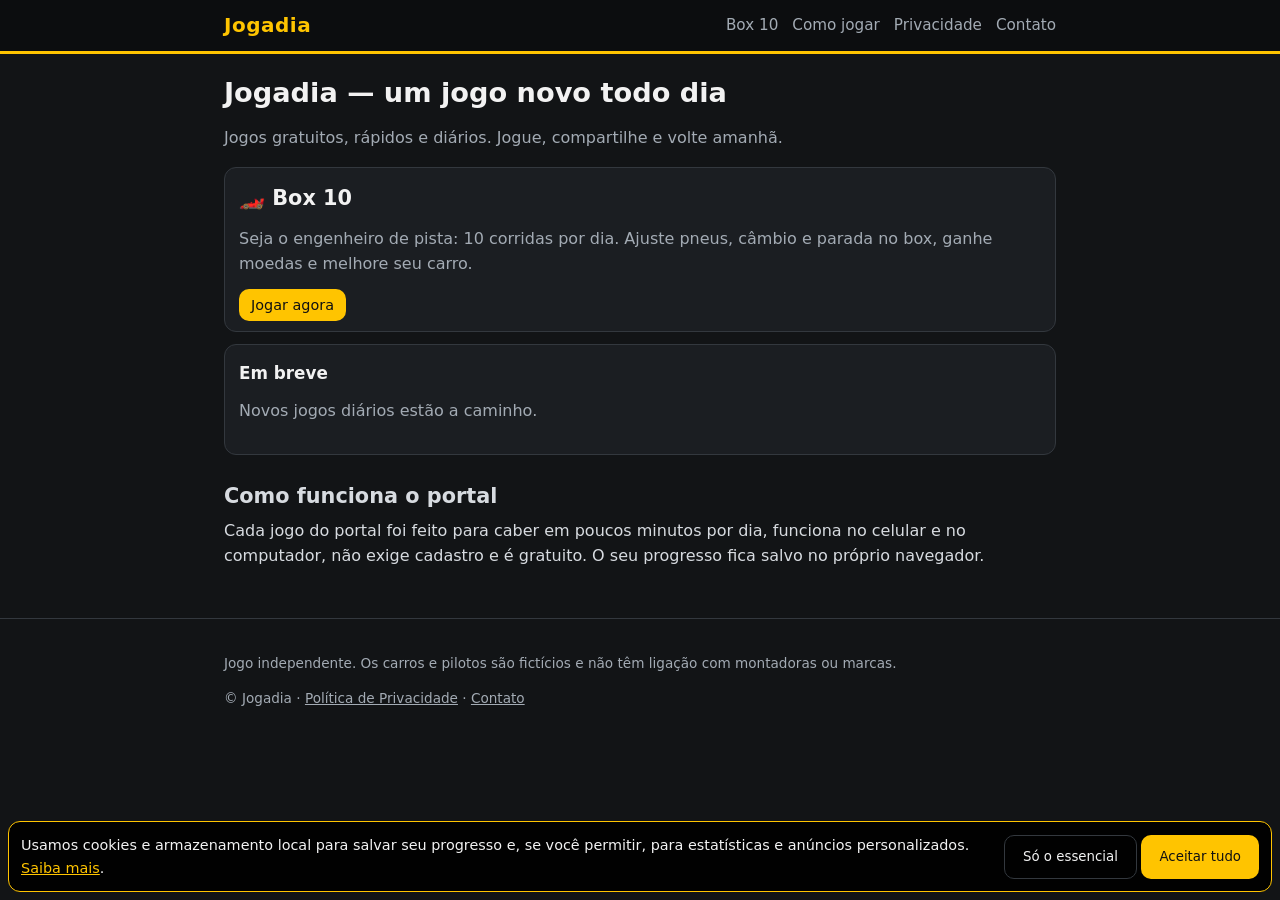
<file: index.html>
<!DOCTYPE html>
<html lang="pt-BR">
<head>
<meta charset="utf-8">
<meta name="viewport" content="width=device-width,initial-scale=1">
<title>Jogadia: jogos diários gratuitos no navegador</title>
<meta name="description" content="Portal de jogos diários gratuitos. Comece pelo Box 10, o jogo de corrida em que você é o engenheiro.">
<link rel="canonical" href="https://jogadia.com.br/">
<link rel="icon" href="assets/img/favicon.svg" type="image/svg+xml">
<meta name="theme-color" content="#0c0d0f">
<meta property="og:type" content="website">
<meta property="og:site_name" content="Jogadia">
<meta property="og:locale" content="pt_BR">
<meta property="og:title" content="Jogadia: jogos diários gratuitos no navegador">
<meta property="og:description" content="Portal de jogos diários gratuitos. Comece pelo Box 10, o jogo de corrida em que você é o engenheiro.">
<meta property="og:url" content="https://jogadia.com.br/">
<meta property="og:image" content="https://jogadia.com.br/assets/img/og.png">
<meta name="twitter:card" content="summary_large_image">
<link rel="stylesheet" href="assets/css/site.css">

</head>
<body>
<header class="site-header"><div class="wrap">
<a class="logo" href="./"><b data-site="NAME">Jogadia</b></a>
<nav class="nav" aria-label="Principal"><a href="box-10/">Box 10</a><a href="box-10/como-jogar/">Como jogar</a><a href="privacidade/">Privacidade</a><a href="contato/">Contato</a></nav>
</div></header>
<main><div class="wrap ">

<h1><span data-site="NAME">Jogadia</span> — um jogo novo todo dia</h1>
<p class="muted">Jogos gratuitos, rápidos e diários. Jogue, compartilhe e volte amanhã.</p>
<a class="card portal-card" href="box-10/">
<div class="row"><div><h2>🏎️ Box 10</h2><p class="muted">Seja o engenheiro de pista: 10 corridas por dia. Ajuste pneus, câmbio e parada no box, ganhe moedas e melhore seu carro.</p><span class="btn btn-sm">Jogar agora</span></div></div>
</a>
<div class="card"><h3>Em breve</h3><p class="muted">Novos jogos diários estão a caminho.</p></div>
<div class="prose"><h2>Como funciona o portal</h2>
<p>Cada jogo do portal foi feito para caber em poucos minutos por dia, funciona no celular e no computador, não exige cadastro e é gratuito. O seu progresso fica salvo no próprio navegador.</p></div>
</div></main>
<footer class="site-footer"><div class="wrap">
<p>Jogo independente. Os carros e pilotos são fictícios e não têm ligação com montadoras ou marcas.</p>
<p>© <span data-site="NAME">Jogadia</span> · <a href="privacidade/">Política de Privacidade</a> · <a href="contato/">Contato</a></p>
</div></footer>
<script src="assets/js/config.js"></script>

<script src="assets/js/site.js"></script>
</body>
</html>
</file>
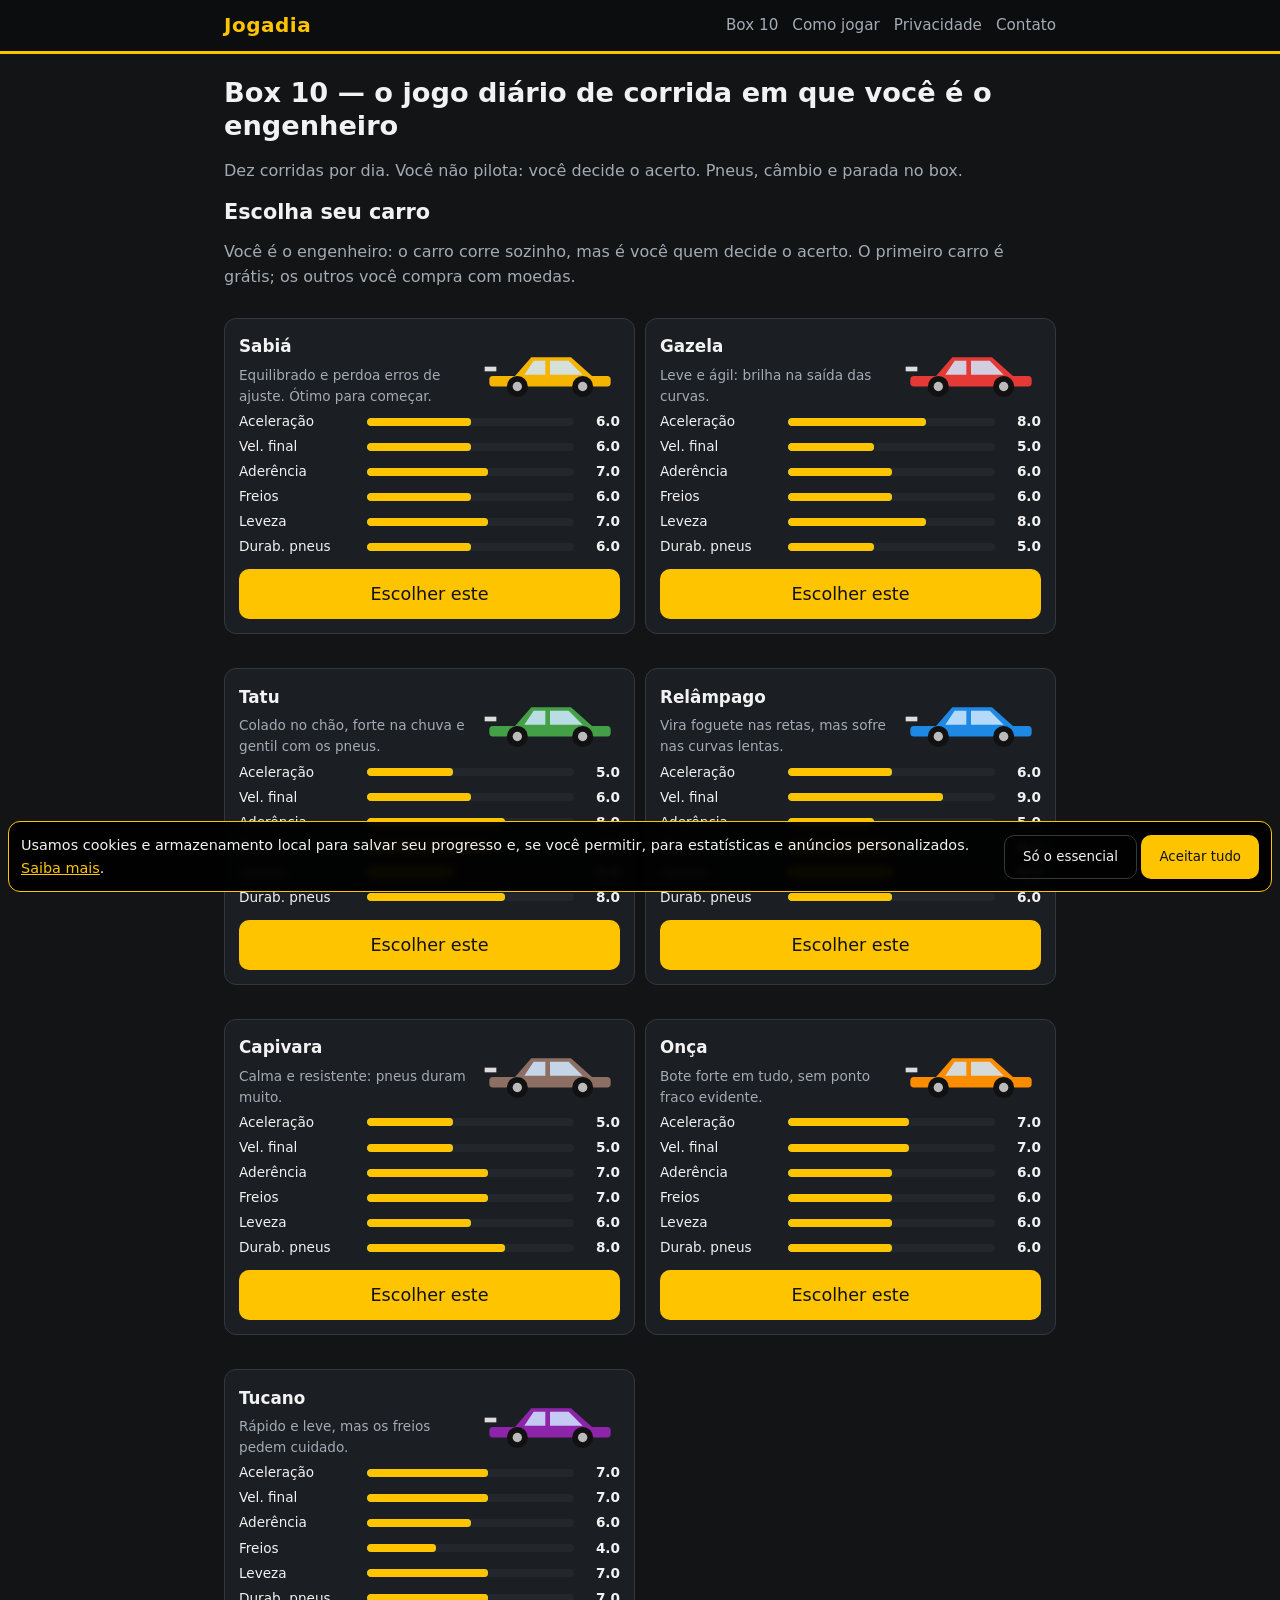
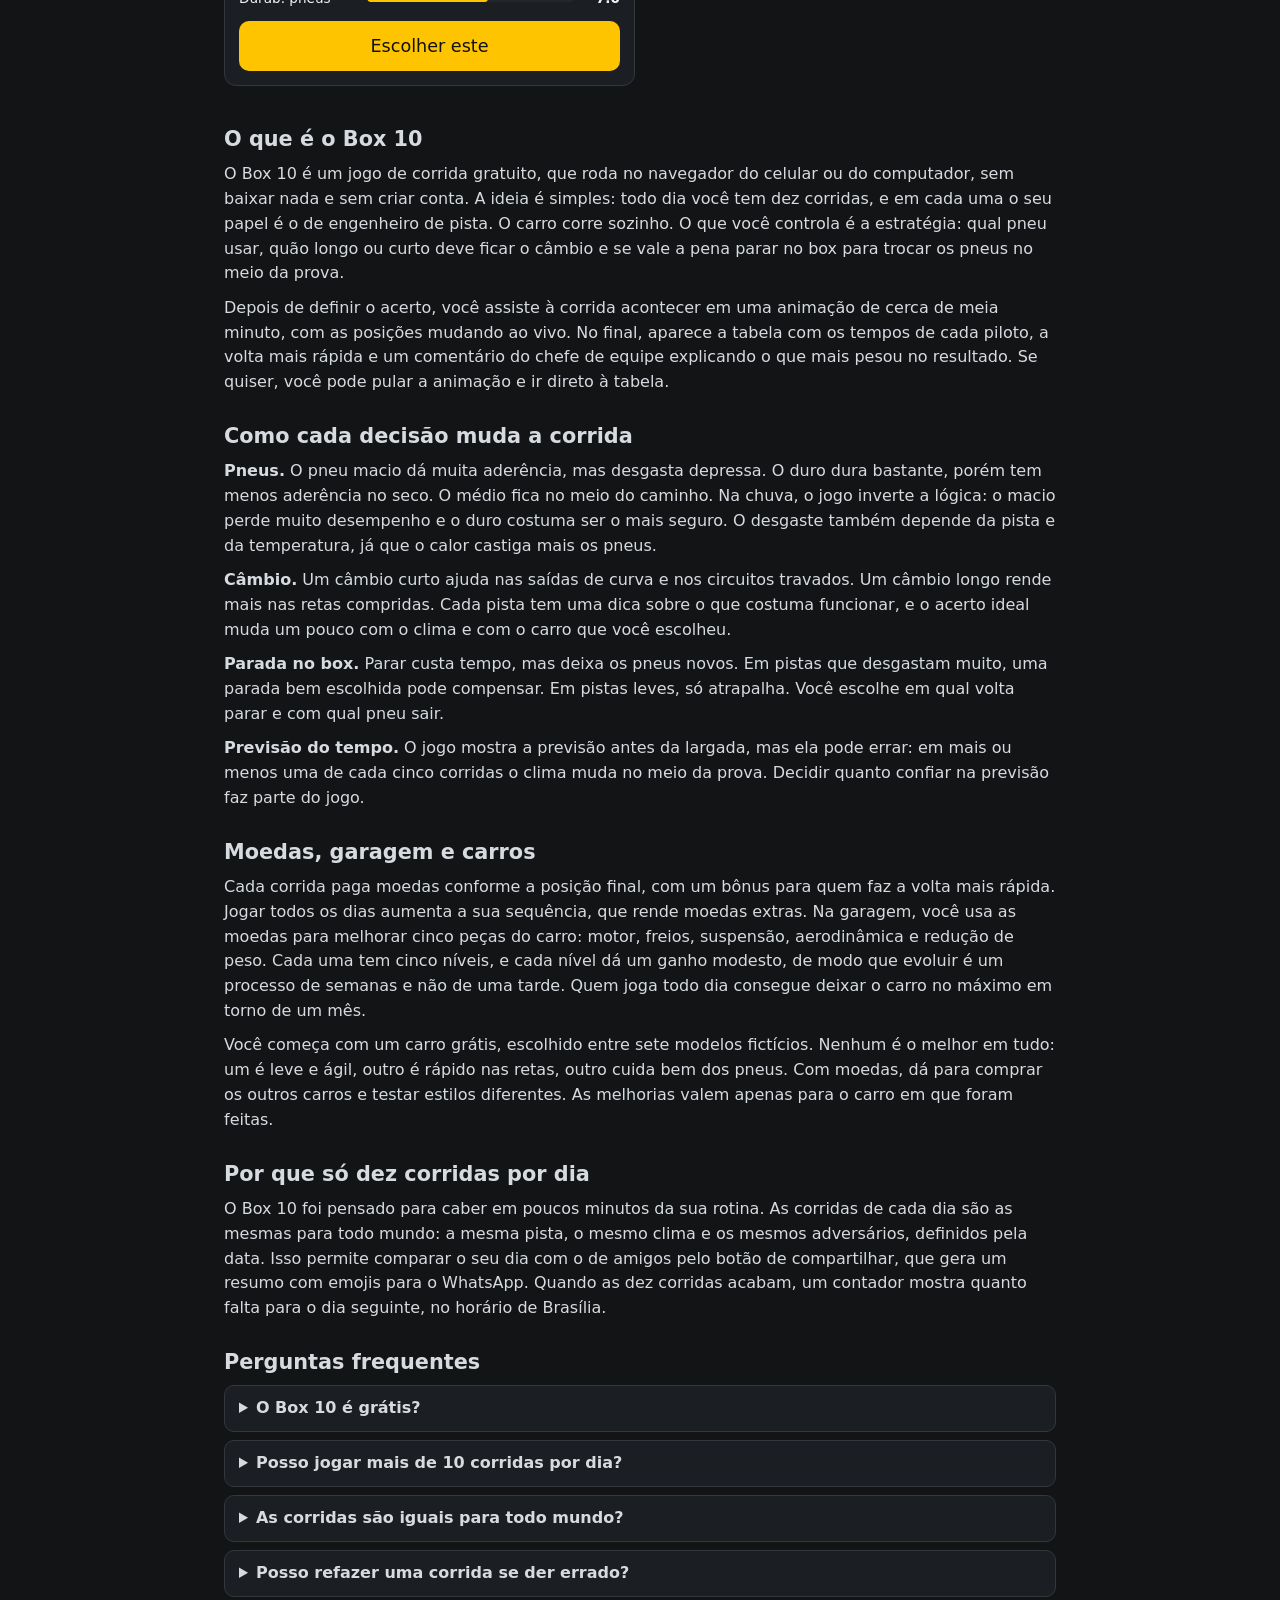
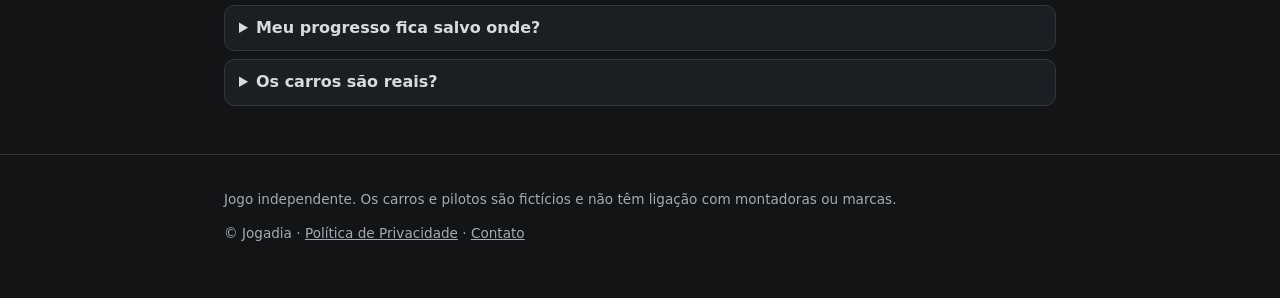
<file: box-10/index.html>
<!DOCTYPE html>
<html lang="pt-BR">
<head>
<meta charset="utf-8">
<meta name="viewport" content="width=device-width,initial-scale=1">
<title>Box 10: jogo diário de corrida em que você é o engenheiro | Jogadia</title>
<meta name="description" content="Jogo de corrida grátis no navegador: 10 corridas por dia, você ajusta pneus, câmbio e box, ganha moedas e melhora o carro. Sem cadastro.">
<link rel="canonical" href="https://jogadia.com.br/box-10/">
<link rel="icon" href="../assets/img/favicon.svg" type="image/svg+xml">
<meta name="theme-color" content="#0c0d0f">
<meta property="og:type" content="website">
<meta property="og:site_name" content="Jogadia">
<meta property="og:locale" content="pt_BR">
<meta property="og:title" content="Box 10: jogo diário de corrida em que você é o engenheiro | Jogadia">
<meta property="og:description" content="Jogo de corrida grátis no navegador: 10 corridas por dia, você ajusta pneus, câmbio e box, ganha moedas e melhora o carro. Sem cadastro.">
<meta property="og:url" content="https://jogadia.com.br/box-10/">
<meta property="og:image" content="https://jogadia.com.br/assets/img/og.png">
<meta name="twitter:card" content="summary_large_image">
<link rel="stylesheet" href="../assets/css/site.css">
<script type="application/ld+json">{"@context": "https://schema.org", "@type": "WebApplication", "name": "Box 10", "applicationCategory": "GameApplication", "operatingSystem": "Qualquer navegador", "inLanguage": "pt-BR", "offers": {"@type": "Offer", "price": "0", "priceCurrency": "BRL"}, "url": "https://jogadia.com.br/box-10/", "description": "Jogo diário de corrida em que você é o engenheiro: ajuste pneus, câmbio e parada no box, ganhe moedas e melhore o carro."}</script>
<script type="application/ld+json">{"@context": "https://schema.org", "@type": "FAQPage", "mainEntity": [{"@type": "Question", "name": "O Box 10 é grátis?", "acceptedAnswer": {"@type": "Answer", "text": "Sim. O jogo é totalmente gratuito, sem cadastro e sem compras. O site pode exibir anúncios para se manter."}}, {"@type": "Question", "name": "Posso jogar mais de 10 corridas por dia?", "acceptedAnswer": {"@type": "Answer", "text": "Não. São 10 corridas por dia, de propósito: o jogo é um hábito diário curto, não uma maratona. As corridas do dia seguinte liberam à meia-noite, no horário de Brasília."}}, {"@type": "Question", "name": "As corridas são iguais para todo mundo?", "acceptedAnswer": {"@type": "Answer", "text": "Sim. Pista, clima, previsão e adversários de cada corrida vêm da data do dia. Quem joga no mesmo dia enfrenta o mesmo desafio e pode comparar o resultado com os amigos."}}, {"@type": "Question", "name": "Posso refazer uma corrida se der errado?", "acceptedAnswer": {"@type": "Answer", "text": "Não. A corrida é salva no momento da largada, então recarregar a página não muda o resultado. É assim que o acerto realmente importa."}}, {"@type": "Question", "name": "Meu progresso fica salvo onde?", "acceptedAnswer": {"@type": "Answer", "text": "No seu próprio navegador (armazenamento local). Não existe conta nem servidor. Se você limpar os dados do navegador ou trocar de aparelho, o progresso não vai junto."}}, {"@type": "Question", "name": "Os carros são reais?", "acceptedAnswer": {"@type": "Answer", "text": "Não. Todos os carros e pilotos são fictícios e não têm ligação com montadoras, marcas ou pessoas reais."}}]}</script>
</head>
<body>
<header class="site-header"><div class="wrap">
<a class="logo" href="../"><b data-site="NAME">Jogadia</b></a>
<nav class="nav" aria-label="Principal"><a href="../box-10/">Box 10</a><a href="../box-10/como-jogar/">Como jogar</a><a href="../privacidade/">Privacidade</a><a href="../contato/">Contato</a></nav>
</div></header>
<main><div class="wrap ">

<h1>Box 10 — o jogo diário de corrida em que você é o engenheiro</h1>
<p class="muted">Dez corridas por dia. Você não pilota: você decide o acerto. Pneus, câmbio e parada no box.</p>
<noscript><div class="card">O Box 10 precisa de JavaScript para funcionar. Ative o JavaScript no seu navegador e recarregue a página.</div></noscript>
<div id="app" aria-live="polite"><p class="muted">Carregando…</p></div>

<section class="prose">
<h2>O que é o Box 10</h2>
<p>O Box 10 é um jogo de corrida gratuito, que roda no navegador do celular ou do computador, sem baixar nada e sem criar conta. A ideia é simples: todo dia você tem dez corridas, e em cada uma o seu papel é o de engenheiro de pista. O carro corre sozinho. O que você controla é a estratégia: qual pneu usar, quão longo ou curto deve ficar o câmbio e se vale a pena parar no box para trocar os pneus no meio da prova.</p>
<p>Depois de definir o acerto, você assiste à corrida acontecer em uma animação de cerca de meia minuto, com as posições mudando ao vivo. No final, aparece a tabela com os tempos de cada piloto, a volta mais rápida e um comentário do chefe de equipe explicando o que mais pesou no resultado. Se quiser, você pode pular a animação e ir direto à tabela.</p>

<h2>Como cada decisão muda a corrida</h2>
<p><strong>Pneus.</strong> O pneu macio dá muita aderência, mas desgasta depressa. O duro dura bastante, porém tem menos aderência no seco. O médio fica no meio do caminho. Na chuva, o jogo inverte a lógica: o macio perde muito desempenho e o duro costuma ser o mais seguro. O desgaste também depende da pista e da temperatura, já que o calor castiga mais os pneus.</p>
<p><strong>Câmbio.</strong> Um câmbio curto ajuda nas saídas de curva e nos circuitos travados. Um câmbio longo rende mais nas retas compridas. Cada pista tem uma dica sobre o que costuma funcionar, e o acerto ideal muda um pouco com o clima e com o carro que você escolheu.</p>
<p><strong>Parada no box.</strong> Parar custa tempo, mas deixa os pneus novos. Em pistas que desgastam muito, uma parada bem escolhida pode compensar. Em pistas leves, só atrapalha. Você escolhe em qual volta parar e com qual pneu sair.</p>
<p><strong>Previsão do tempo.</strong> O jogo mostra a previsão antes da largada, mas ela pode errar: em mais ou menos uma de cada cinco corridas o clima muda no meio da prova. Decidir quanto confiar na previsão faz parte do jogo.</p>

<h2>Moedas, garagem e carros</h2>
<p>Cada corrida paga moedas conforme a posição final, com um bônus para quem faz a volta mais rápida. Jogar todos os dias aumenta a sua sequência, que rende moedas extras. Na garagem, você usa as moedas para melhorar cinco peças do carro: motor, freios, suspensão, aerodinâmica e redução de peso. Cada uma tem cinco níveis, e cada nível dá um ganho modesto, de modo que evoluir é um processo de semanas e não de uma tarde. Quem joga todo dia consegue deixar o carro no máximo em torno de um mês.</p>
<p>Você começa com um carro grátis, escolhido entre sete modelos fictícios. Nenhum é o melhor em tudo: um é leve e ágil, outro é rápido nas retas, outro cuida bem dos pneus. Com moedas, dá para comprar os outros carros e testar estilos diferentes. As melhorias valem apenas para o carro em que foram feitas.</p>

<h2>Por que só dez corridas por dia</h2>
<p>O Box 10 foi pensado para caber em poucos minutos da sua rotina. As corridas de cada dia são as mesmas para todo mundo: a mesma pista, o mesmo clima e os mesmos adversários, definidos pela data. Isso permite comparar o seu dia com o de amigos pelo botão de compartilhar, que gera um resumo com emojis para o WhatsApp. Quando as dez corridas acabam, um contador mostra quanto falta para o dia seguinte, no horário de Brasília.</p>

<h2>Perguntas frequentes</h2>
<details><summary>O Box 10 é grátis?</summary><p>Sim. O jogo é totalmente gratuito, sem cadastro e sem compras. O site pode exibir anúncios para se manter.</p></details><details><summary>Posso jogar mais de 10 corridas por dia?</summary><p>Não. São 10 corridas por dia, de propósito: o jogo é um hábito diário curto, não uma maratona. As corridas do dia seguinte liberam à meia-noite, no horário de Brasília.</p></details><details><summary>As corridas são iguais para todo mundo?</summary><p>Sim. Pista, clima, previsão e adversários de cada corrida vêm da data do dia. Quem joga no mesmo dia enfrenta o mesmo desafio e pode comparar o resultado com os amigos.</p></details><details><summary>Posso refazer uma corrida se der errado?</summary><p>Não. A corrida é salva no momento da largada, então recarregar a página não muda o resultado. É assim que o acerto realmente importa.</p></details><details><summary>Meu progresso fica salvo onde?</summary><p>No seu próprio navegador (armazenamento local). Não existe conta nem servidor. Se você limpar os dados do navegador ou trocar de aparelho, o progresso não vai junto.</p></details><details><summary>Os carros são reais?</summary><p>Não. Todos os carros e pilotos são fictícios e não têm ligação com montadoras, marcas ou pessoas reais.</p></details>
</section>


</div></main>
<footer class="site-footer"><div class="wrap">
<p>Jogo independente. Os carros e pilotos são fictícios e não têm ligação com montadoras ou marcas.</p>
<p>© <span data-site="NAME">Jogadia</span> · <a href="../privacidade/">Política de Privacidade</a> · <a href="../contato/">Contato</a></p>
</div></footer>
<script src="../assets/js/config.js"></script>
<script src="engine.js"></script>
<script src="i18n.js"></script>
<script src="ui.js"></script>
<script src="../assets/js/site.js"></script>
</body>
</html>
</file>
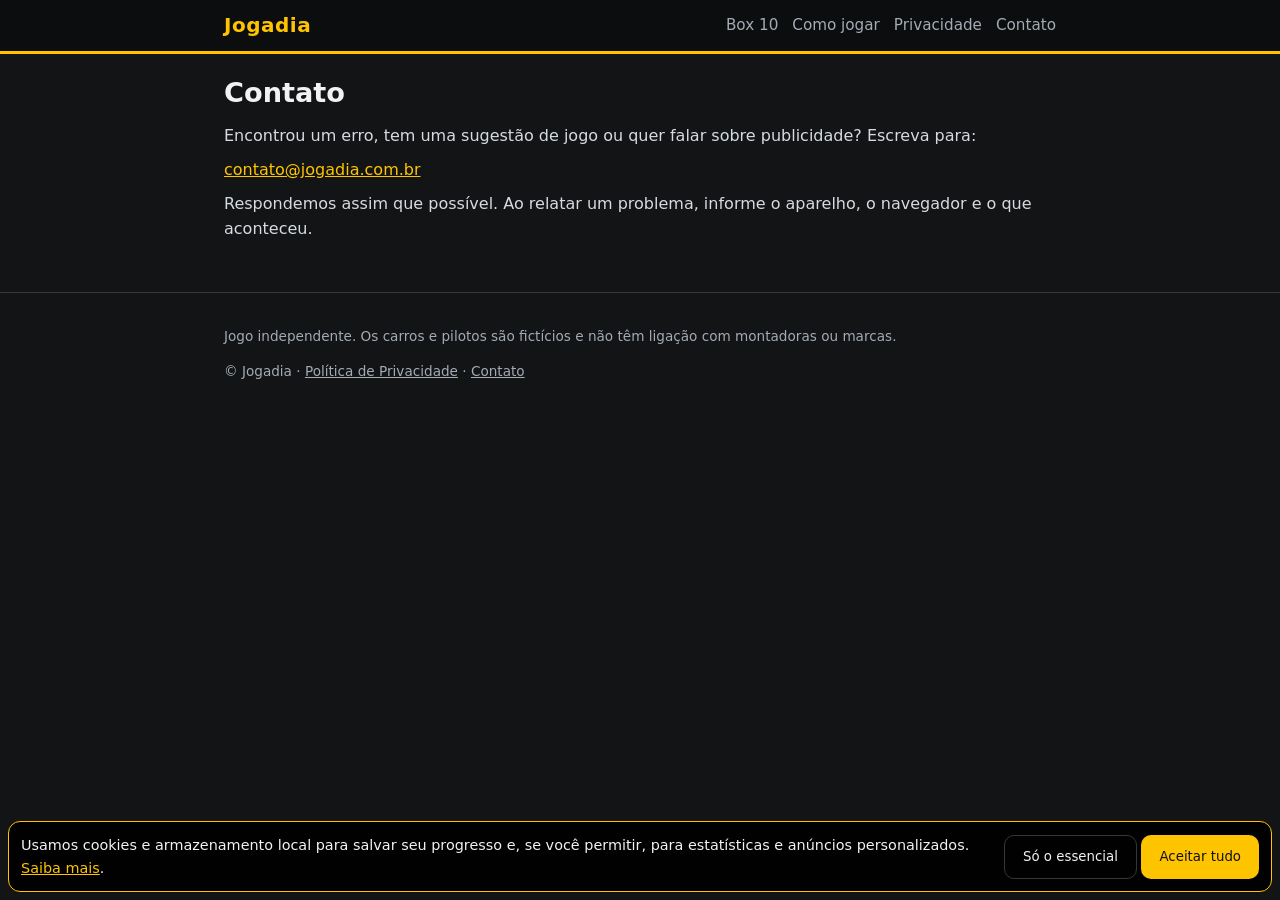
<file: contato/index.html>
<!DOCTYPE html>
<html lang="pt-BR">
<head>
<meta charset="utf-8">
<meta name="viewport" content="width=device-width,initial-scale=1">
<title>Contato | Jogadia</title>
<meta name="description" content="Fale com a equipe do Jogadia: sugestões, erros e parcerias.">
<link rel="canonical" href="https://jogadia.com.br/contato/">
<link rel="icon" href="../assets/img/favicon.svg" type="image/svg+xml">
<meta name="theme-color" content="#0c0d0f">
<meta property="og:type" content="website">
<meta property="og:site_name" content="Jogadia">
<meta property="og:locale" content="pt_BR">
<meta property="og:title" content="Contato | Jogadia">
<meta property="og:description" content="Fale com a equipe do Jogadia: sugestões, erros e parcerias.">
<meta property="og:url" content="https://jogadia.com.br/contato/">
<meta property="og:image" content="https://jogadia.com.br/assets/img/og.png">
<meta name="twitter:card" content="summary_large_image">
<link rel="stylesheet" href="../assets/css/site.css">

</head>
<body>
<header class="site-header"><div class="wrap">
<a class="logo" href="../"><b data-site="NAME">Jogadia</b></a>
<nav class="nav" aria-label="Principal"><a href="../box-10/">Box 10</a><a href="../box-10/como-jogar/">Como jogar</a><a href="../privacidade/">Privacidade</a><a href="../contato/">Contato</a></nav>
</div></header>
<main><div class="wrap ">

<h1>Contato</h1>
<div class="prose">
<p>Encontrou um erro, tem uma sugestão de jogo ou quer falar sobre publicidade? Escreva para:</p>
<p><a data-site-mail href="mailto:contato@jogadia.com.br">contato@jogadia.com.br</a></p>
<p>Respondemos assim que possível. Ao relatar um problema, informe o aparelho, o navegador e o que aconteceu.</p>
</div>
</div></main>
<footer class="site-footer"><div class="wrap">
<p>Jogo independente. Os carros e pilotos são fictícios e não têm ligação com montadoras ou marcas.</p>
<p>© <span data-site="NAME">Jogadia</span> · <a href="../privacidade/">Política de Privacidade</a> · <a href="../contato/">Contato</a></p>
</div></footer>
<script src="../assets/js/config.js"></script>

<script src="../assets/js/site.js"></script>
</body>
</html>
</file>
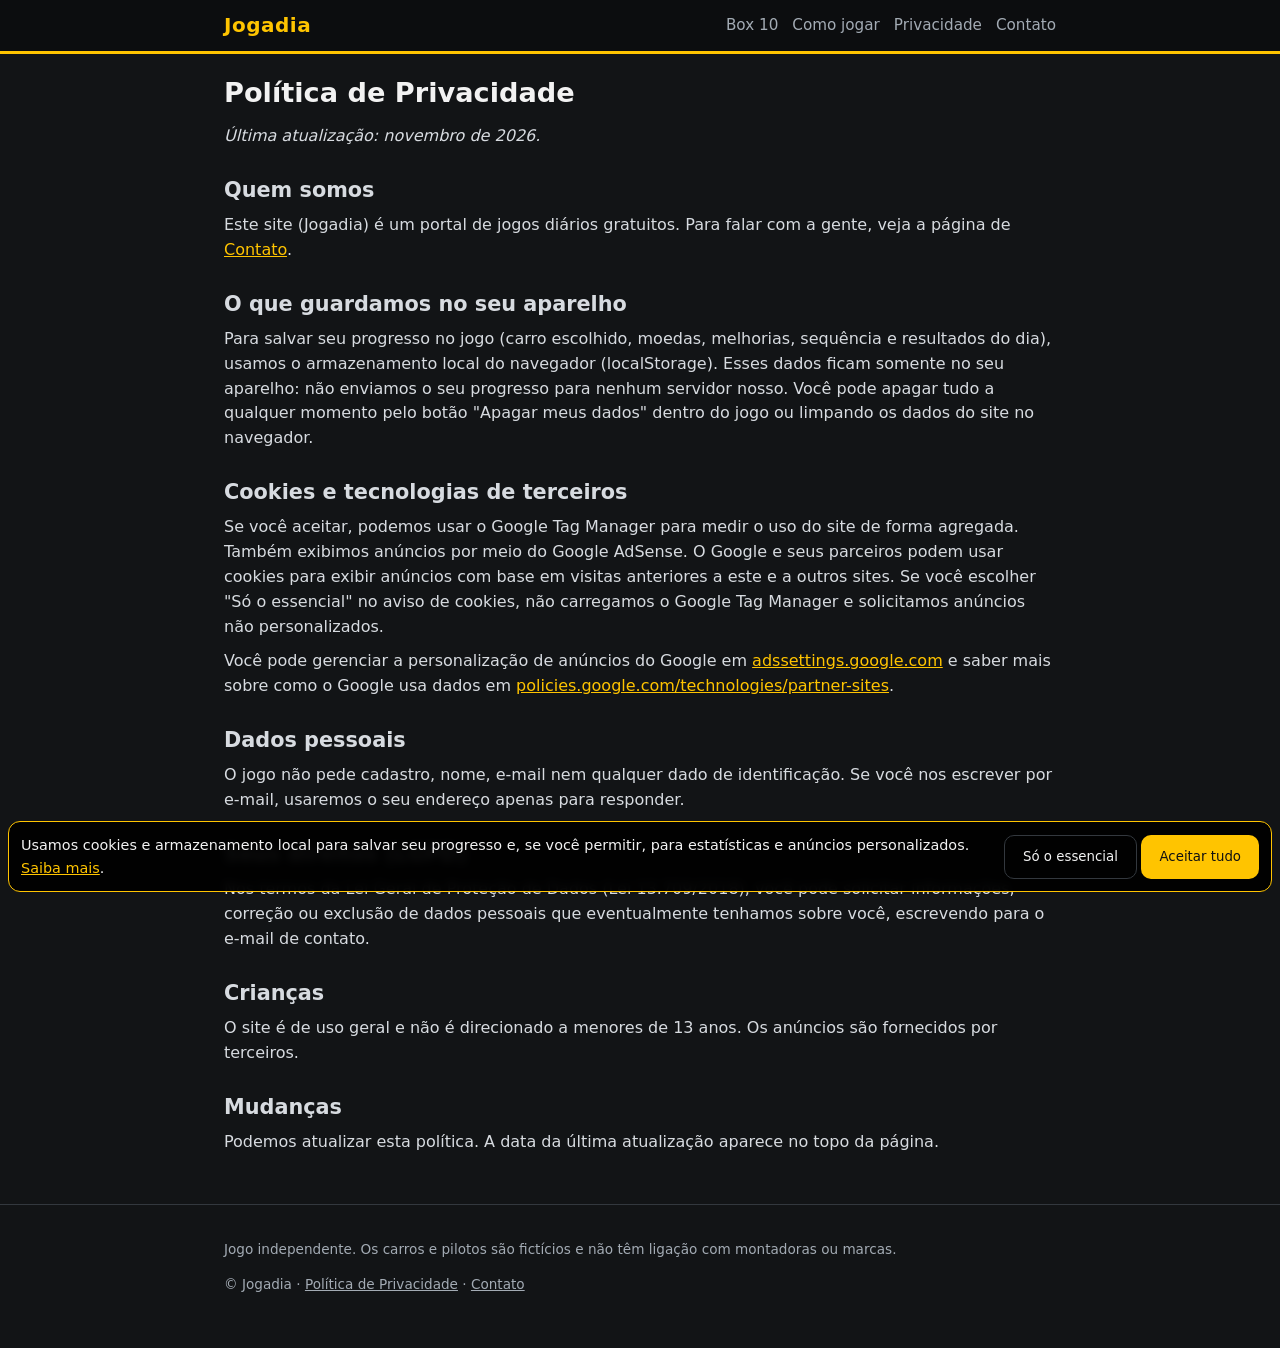
<file: privacidade/index.html>
<!DOCTYPE html>
<html lang="pt-BR">
<head>
<meta charset="utf-8">
<meta name="viewport" content="width=device-width,initial-scale=1">
<title>Política de Privacidade | Jogadia</title>
<meta name="description" content="Como o Jogadia trata dados, cookies, armazenamento local e anúncios.">
<link rel="canonical" href="https://jogadia.com.br/privacidade/">
<link rel="icon" href="../assets/img/favicon.svg" type="image/svg+xml">
<meta name="theme-color" content="#0c0d0f">
<meta property="og:type" content="website">
<meta property="og:site_name" content="Jogadia">
<meta property="og:locale" content="pt_BR">
<meta property="og:title" content="Política de Privacidade | Jogadia">
<meta property="og:description" content="Como o Jogadia trata dados, cookies, armazenamento local e anúncios.">
<meta property="og:url" content="https://jogadia.com.br/privacidade/">
<meta property="og:image" content="https://jogadia.com.br/assets/img/og.png">
<meta name="twitter:card" content="summary_large_image">
<link rel="stylesheet" href="../assets/css/site.css">

</head>
<body>
<header class="site-header"><div class="wrap">
<a class="logo" href="../"><b data-site="NAME">Jogadia</b></a>
<nav class="nav" aria-label="Principal"><a href="../box-10/">Box 10</a><a href="../box-10/como-jogar/">Como jogar</a><a href="../privacidade/">Privacidade</a><a href="../contato/">Contato</a></nav>
</div></header>
<main><div class="wrap ">

<h1>Política de Privacidade</h1>
<div class="prose">
<p><em>Última atualização: <span id="upd">novembro de 2026</span>.</em></p>
<h2>Quem somos</h2>
<p>Este site (<span data-site="NAME">Jogadia</span>) é um portal de jogos diários gratuitos. Para falar com a gente, veja a página de <a href="../contato/">Contato</a>.</p>
<h2>O que guardamos no seu aparelho</h2>
<p>Para salvar seu progresso no jogo (carro escolhido, moedas, melhorias, sequência e resultados do dia), usamos o armazenamento local do navegador (localStorage). Esses dados ficam somente no seu aparelho: não enviamos o seu progresso para nenhum servidor nosso. Você pode apagar tudo a qualquer momento pelo botão "Apagar meus dados" dentro do jogo ou limpando os dados do site no navegador.</p>
<h2>Cookies e tecnologias de terceiros</h2>
<p>Se você aceitar, podemos usar o Google Tag Manager para medir o uso do site de forma agregada. Também exibimos anúncios por meio do Google AdSense. O Google e seus parceiros podem usar cookies para exibir anúncios com base em visitas anteriores a este e a outros sites. Se você escolher "Só o essencial" no aviso de cookies, não carregamos o Google Tag Manager e solicitamos anúncios não personalizados.</p>
<p>Você pode gerenciar a personalização de anúncios do Google em <a href="https://adssettings.google.com" rel="noopener">adssettings.google.com</a> e saber mais sobre como o Google usa dados em <a href="https://policies.google.com/technologies/partner-sites" rel="noopener">policies.google.com/technologies/partner-sites</a>.</p>
<h2>Dados pessoais</h2>
<p>O jogo não pede cadastro, nome, e-mail nem qualquer dado de identificação. Se você nos escrever por e-mail, usaremos o seu endereço apenas para responder.</p>
<h2>Seus direitos (LGPD)</h2>
<p>Nos termos da Lei Geral de Proteção de Dados (Lei 13.709/2018), você pode solicitar informações, correção ou exclusão de dados pessoais que eventualmente tenhamos sobre você, escrevendo para o e-mail de contato.</p>
<h2>Crianças</h2>
<p>O site é de uso geral e não é direcionado a menores de 13 anos. Os anúncios são fornecidos por terceiros.</p>
<h2>Mudanças</h2>
<p>Podemos atualizar esta política. A data da última atualização aparece no topo da página.</p>
</div>
</div></main>
<footer class="site-footer"><div class="wrap">
<p>Jogo independente. Os carros e pilotos são fictícios e não têm ligação com montadoras ou marcas.</p>
<p>© <span data-site="NAME">Jogadia</span> · <a href="../privacidade/">Política de Privacidade</a> · <a href="../contato/">Contato</a></p>
</div></footer>
<script src="../assets/js/config.js"></script>

<script src="../assets/js/site.js"></script>
</body>
</html>
</file>
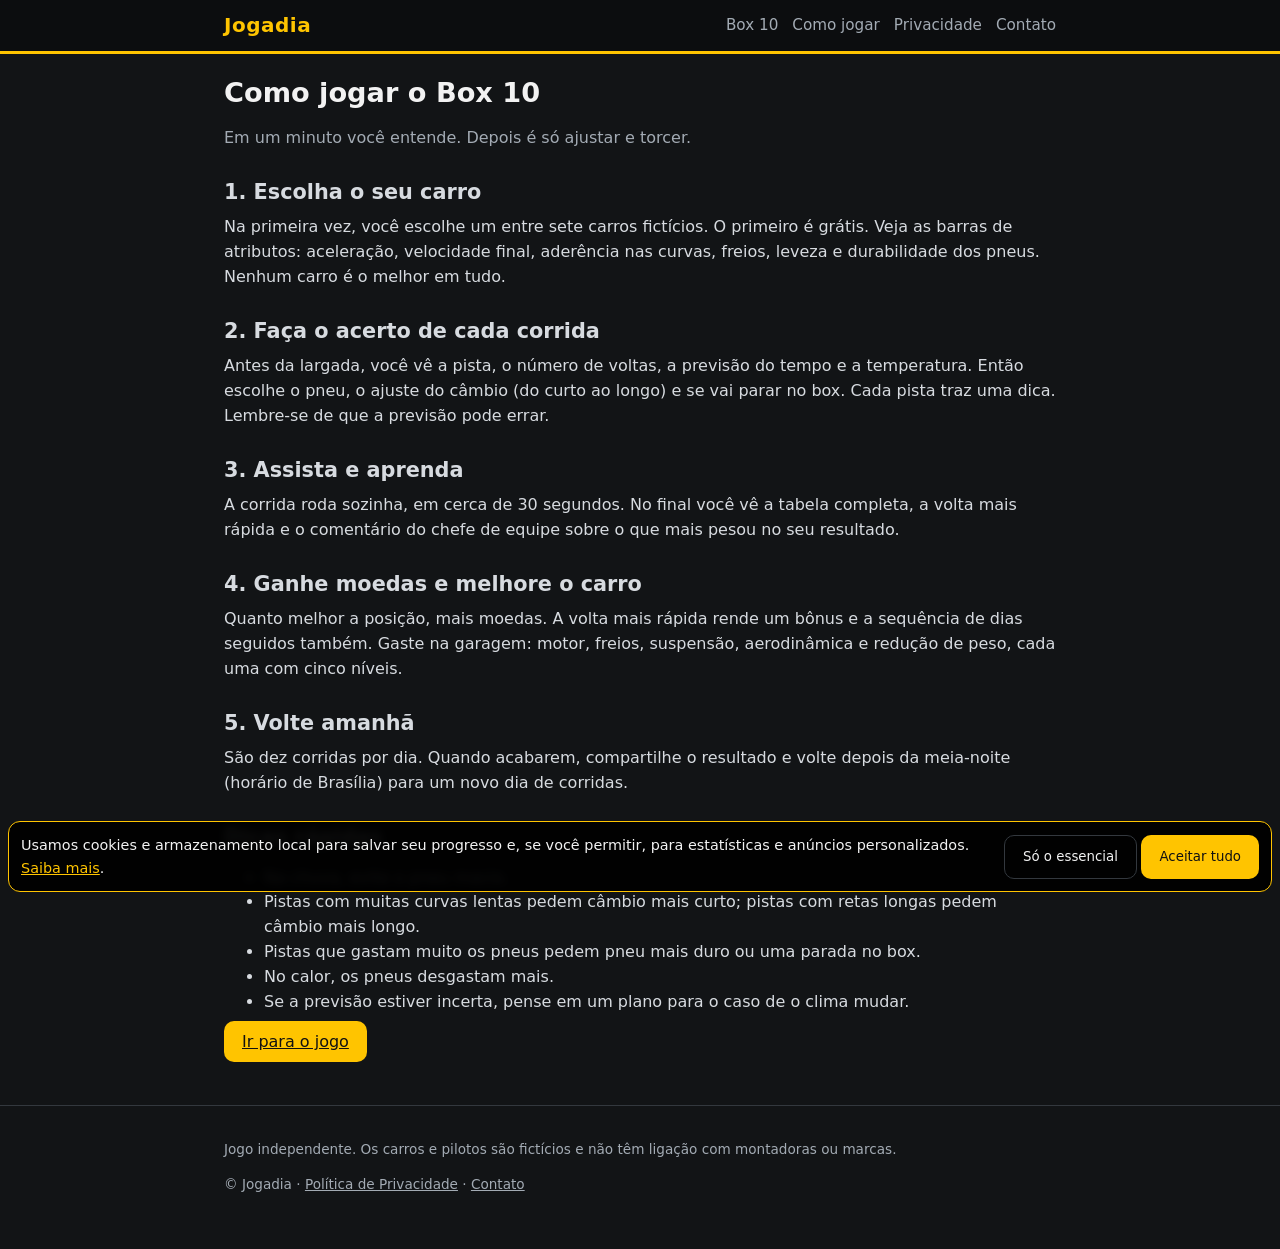
<file: box-10/como-jogar/index.html>
<!DOCTYPE html>
<html lang="pt-BR">
<head>
<meta charset="utf-8">
<meta name="viewport" content="width=device-width,initial-scale=1">
<title>Como jogar o Box 10 | Jogadia</title>
<meta name="description" content="Aprenda a jogar o Box 10: escolha o carro, ajuste pneus, câmbio e box, ganhe moedas e melhore o carro todos os dias.">
<link rel="canonical" href="https://jogadia.com.br/box-10/como-jogar/">
<link rel="icon" href="../../assets/img/favicon.svg" type="image/svg+xml">
<meta name="theme-color" content="#0c0d0f">
<meta property="og:type" content="website">
<meta property="og:site_name" content="Jogadia">
<meta property="og:locale" content="pt_BR">
<meta property="og:title" content="Como jogar o Box 10 | Jogadia">
<meta property="og:description" content="Aprenda a jogar o Box 10: escolha o carro, ajuste pneus, câmbio e box, ganhe moedas e melhore o carro todos os dias.">
<meta property="og:url" content="https://jogadia.com.br/box-10/como-jogar/">
<meta property="og:image" content="https://jogadia.com.br/assets/img/og.png">
<meta name="twitter:card" content="summary_large_image">
<link rel="stylesheet" href="../../assets/css/site.css">

</head>
<body>
<header class="site-header"><div class="wrap">
<a class="logo" href="../../"><b data-site="NAME">Jogadia</b></a>
<nav class="nav" aria-label="Principal"><a href="../../box-10/">Box 10</a><a href="../../box-10/como-jogar/">Como jogar</a><a href="../../privacidade/">Privacidade</a><a href="../../contato/">Contato</a></nav>
</div></header>
<main><div class="wrap ">

<h1>Como jogar o Box 10</h1>
<p class="muted">Em um minuto você entende. Depois é só ajustar e torcer.</p>
<div class="prose">
<h2>1. Escolha o seu carro</h2>
<p>Na primeira vez, você escolhe um entre sete carros fictícios. O primeiro é grátis. Veja as barras de atributos: aceleração, velocidade final, aderência nas curvas, freios, leveza e durabilidade dos pneus. Nenhum carro é o melhor em tudo.</p>
<h2>2. Faça o acerto de cada corrida</h2>
<p>Antes da largada, você vê a pista, o número de voltas, a previsão do tempo e a temperatura. Então escolhe o pneu, o ajuste do câmbio (do curto ao longo) e se vai parar no box. Cada pista traz uma dica. Lembre-se de que a previsão pode errar.</p>
<h2>3. Assista e aprenda</h2>
<p>A corrida roda sozinha, em cerca de 30 segundos. No final você vê a tabela completa, a volta mais rápida e o comentário do chefe de equipe sobre o que mais pesou no seu resultado.</p>
<h2>4. Ganhe moedas e melhore o carro</h2>
<p>Quanto melhor a posição, mais moedas. A volta mais rápida rende um bônus e a sequência de dias seguidos também. Gaste na garagem: motor, freios, suspensão, aerodinâmica e redução de peso, cada uma com cinco níveis.</p>
<h2>5. Volte amanhã</h2>
<p>São dez corridas por dia. Quando acabarem, compartilhe o resultado e volte depois da meia-noite (horário de Brasília) para um novo dia de corridas.</p>
<h2>Dicas rápidas</h2>
<ul>
<li>Na chuva, evite o pneu macio.</li>
<li>Pistas com muitas curvas lentas pedem câmbio mais curto; pistas com retas longas pedem câmbio mais longo.</li>
<li>Pistas que gastam muito os pneus pedem pneu mais duro ou uma parada no box.</li>
<li>No calor, os pneus desgastam mais.</li>
<li>Se a previsão estiver incerta, pense em um plano para o caso de o clima mudar.</li>
</ul>
<p><a class="btn" href="../">Ir para o jogo</a></p>
</div>
</div></main>
<footer class="site-footer"><div class="wrap">
<p>Jogo independente. Os carros e pilotos são fictícios e não têm ligação com montadoras ou marcas.</p>
<p>© <span data-site="NAME">Jogadia</span> · <a href="../../privacidade/">Política de Privacidade</a> · <a href="../../contato/">Contato</a></p>
</div></footer>
<script src="../../assets/js/config.js"></script>

<script src="../../assets/js/site.js"></script>
</body>
</html>
</file>
<file: assets/css/site.css>
:root{--bg:#121416;--panel:#1b1e22;--panel2:#23272c;--line:#33383e;--text:#f2f2f2;--muted:#a3abb4;--yellow:#ffc400;--yellow-d:#c99a00;--good:#4cd37b;--bad:#ff6b6b;--r:12px}
*{box-sizing:border-box}
html{-webkit-text-size-adjust:100%}
body{margin:0;background:var(--bg);color:var(--text);font:16px/1.55 system-ui,-apple-system,Segoe UI,Roboto,Arial,sans-serif}
a{color:var(--yellow)}
h1,h2,h3{line-height:1.2;margin:.2em 0 .5em}
h1{font-size:1.7rem}h2{font-size:1.3rem}h3{font-size:1.05rem}
.wrap{max-width:860px;margin:0 auto;padding:0 14px}
.site-header{background:#0c0d0f;border-bottom:3px solid var(--yellow)}
.site-header .wrap{display:flex;align-items:center;justify-content:space-between;gap:12px;padding:10px 14px;flex-wrap:wrap}
.logo{font-weight:800;font-size:1.25rem;color:var(--text);text-decoration:none;letter-spacing:.5px}
.logo b{color:var(--yellow)}
.nav a{color:var(--muted);text-decoration:none;margin-left:14px;font-size:.95rem}
.nav a:hover,.nav a[aria-current]{color:var(--yellow)}
main{padding:18px 0 40px}
.site-footer{border-top:1px solid var(--line);color:var(--muted);font-size:.85rem;padding:20px 0 40px}
.site-footer a{color:var(--muted)}
.btn{background:var(--yellow);color:#111;border:0;border-radius:10px;padding:11px 18px;font:700 1rem/1 inherit;font-family:inherit;cursor:pointer;min-height:44px}
.btn:hover{background:#ffd43b}
.btn:disabled{opacity:.4;cursor:not-allowed}
.btn-ghost{background:transparent;color:var(--text);border:1px solid var(--line)}
.btn-ghost:hover{background:var(--panel2)}
.btn-big{width:100%;padding:15px;font-size:1.1rem}
.btn-sm{padding:8px 12px;min-height:36px;font-size:.9rem}
.card{background:var(--panel);border:1px solid var(--line);border-radius:var(--r);padding:14px;margin:12px 0}
.muted{color:var(--muted)}.small{font-size:.85rem}
.ad-slot{margin:12px 0;min-height:0}.ad-slot:empty{display:none}
.hidden{display:none!important}
.cookie{position:fixed;left:8px;right:8px;bottom:8px;z-index:50;background:#000e;border:1px solid var(--yellow);border-radius:12px;padding:12px;display:flex;gap:12px;align-items:center;justify-content:space-between;flex-wrap:wrap;font-size:.9rem;backdrop-filter:blur(4px)}
.cookie p{margin:0;flex:1 1 280px}
/* game */
.hud{display:grid;grid-template-columns:repeat(4,1fr);gap:8px}
.stat{background:var(--panel);border:1px solid var(--line);border-radius:10px;padding:8px 6px;text-align:center}
.stat b{display:block;font-size:1.25rem;color:var(--yellow);font-variant-numeric:tabular-nums}
.stat span{font-size:.72rem;color:var(--muted);text-transform:uppercase;letter-spacing:.5px}
.tabs{display:flex;gap:6px;margin:12px 0}
.tabs button{flex:1;background:var(--panel);color:var(--muted);border:1px solid var(--line);border-radius:10px;padding:10px;font:600 .95rem inherit;font-family:inherit;cursor:pointer}
.tabs button[aria-selected=true]{background:var(--yellow);color:#111;border-color:var(--yellow)}
.dots{display:flex;gap:6px;justify-content:center;margin:10px 0;flex-wrap:wrap}
.dot{width:30px;height:30px;border-radius:50%;border:2px solid var(--line);display:flex;align-items:center;justify-content:center;font-size:.8rem;font-weight:700;color:var(--muted)}
.dot.done{background:var(--panel2);color:var(--text)}
.dot.p1{border-color:#ffd700;color:#ffd700}.dot.p2{border-color:#c0c0c0;color:#c0c0c0}.dot.p3{border-color:#cd7f32;color:#cd7f32}
.dot.now{border-color:var(--yellow);color:var(--yellow);box-shadow:0 0 0 2px #ffc40055}
.carsvg{width:100%;max-width:140px;height:auto}
.grid{display:grid;gap:10px}.g2{grid-template-columns:1fr 1fr}
@media(max-width:560px){.g2{grid-template-columns:1fr}}
.bar{height:8px;background:var(--panel2);border-radius:5px;overflow:hidden;position:relative}
.bar i{position:absolute;left:0;top:0;bottom:0;background:var(--yellow);border-radius:5px}
.bar i.up{background:var(--good);opacity:.9}
.attr{display:grid;grid-template-columns:120px 1fr 38px;gap:8px;align-items:center;font-size:.85rem;margin:4px 0}
.attr b{text-align:right;font-variant-numeric:tabular-nums}
.pips{display:flex;gap:4px}.pip{width:16px;height:8px;border-radius:3px;background:var(--panel2)}.pip.on{background:var(--yellow)}
.row{display:flex;justify-content:space-between;align-items:center;gap:10px}
.opt{display:grid;grid-template-columns:repeat(3,1fr);gap:6px;margin:8px 0}
.opt label{border:1px solid var(--line);border-radius:10px;padding:8px 6px;text-align:center;cursor:pointer;font-size:.9rem;background:var(--panel2)}
.opt input{position:absolute;opacity:0;pointer-events:none}
.opt label:has(input:checked){border-color:var(--yellow);background:#ffc40022;color:var(--yellow)}
.opt label:has(input:focus-visible){outline:2px solid #fff}
.opt small{display:block;color:var(--muted);font-size:.72rem;margin-top:2px}
input[type=range]{width:100%;accent-color:var(--yellow)}
select{background:var(--panel2);color:var(--text);border:1px solid var(--line);border-radius:8px;padding:9px;font:inherit;max-width:100%}
.tag{display:inline-block;background:var(--panel2);border:1px solid var(--line);border-radius:20px;padding:3px 10px;font-size:.82rem;margin:2px 4px 2px 0}
.tag.warn{border-color:var(--yellow-d);color:var(--yellow)}
canvas{width:100%;height:auto;background:#1a1c1f;border-radius:var(--r);border:1px solid var(--line);display:block}
table{width:100%;border-collapse:collapse;font-variant-numeric:tabular-nums;font-size:.92rem}
td,th{padding:7px 6px;border-bottom:1px solid var(--line);text-align:left}
th{color:var(--muted);font-weight:600;font-size:.78rem;text-transform:uppercase}
td.r,th.r{text-align:right}
tr.me td{background:#ffc40018;font-weight:700}
.sw{display:inline-block;width:10px;height:10px;border-radius:50%;margin-right:6px;vertical-align:middle}
.banner{background:#1e3a5f;border:1px solid #3d6ba3;border-radius:10px;padding:8px 12px;margin:8px 0;font-weight:600;text-align:center}
.chief{border-left:4px solid var(--yellow);padding-left:12px;margin:12px 0}
.big{font-size:2.4rem;font-weight:800;color:var(--yellow);line-height:1}
.prose{color:#d7dbe0}.prose h2{margin-top:1.4em}.prose p{margin:.6em 0}
details{background:var(--panel);border:1px solid var(--line);border-radius:10px;padding:10px 14px;margin:8px 0}
summary{cursor:pointer;font-weight:600}
.portal-card{display:block;text-decoration:none;color:inherit}
@media(prefers-reduced-motion:reduce){*{animation:none!important;transition:none!important}}
</file>
